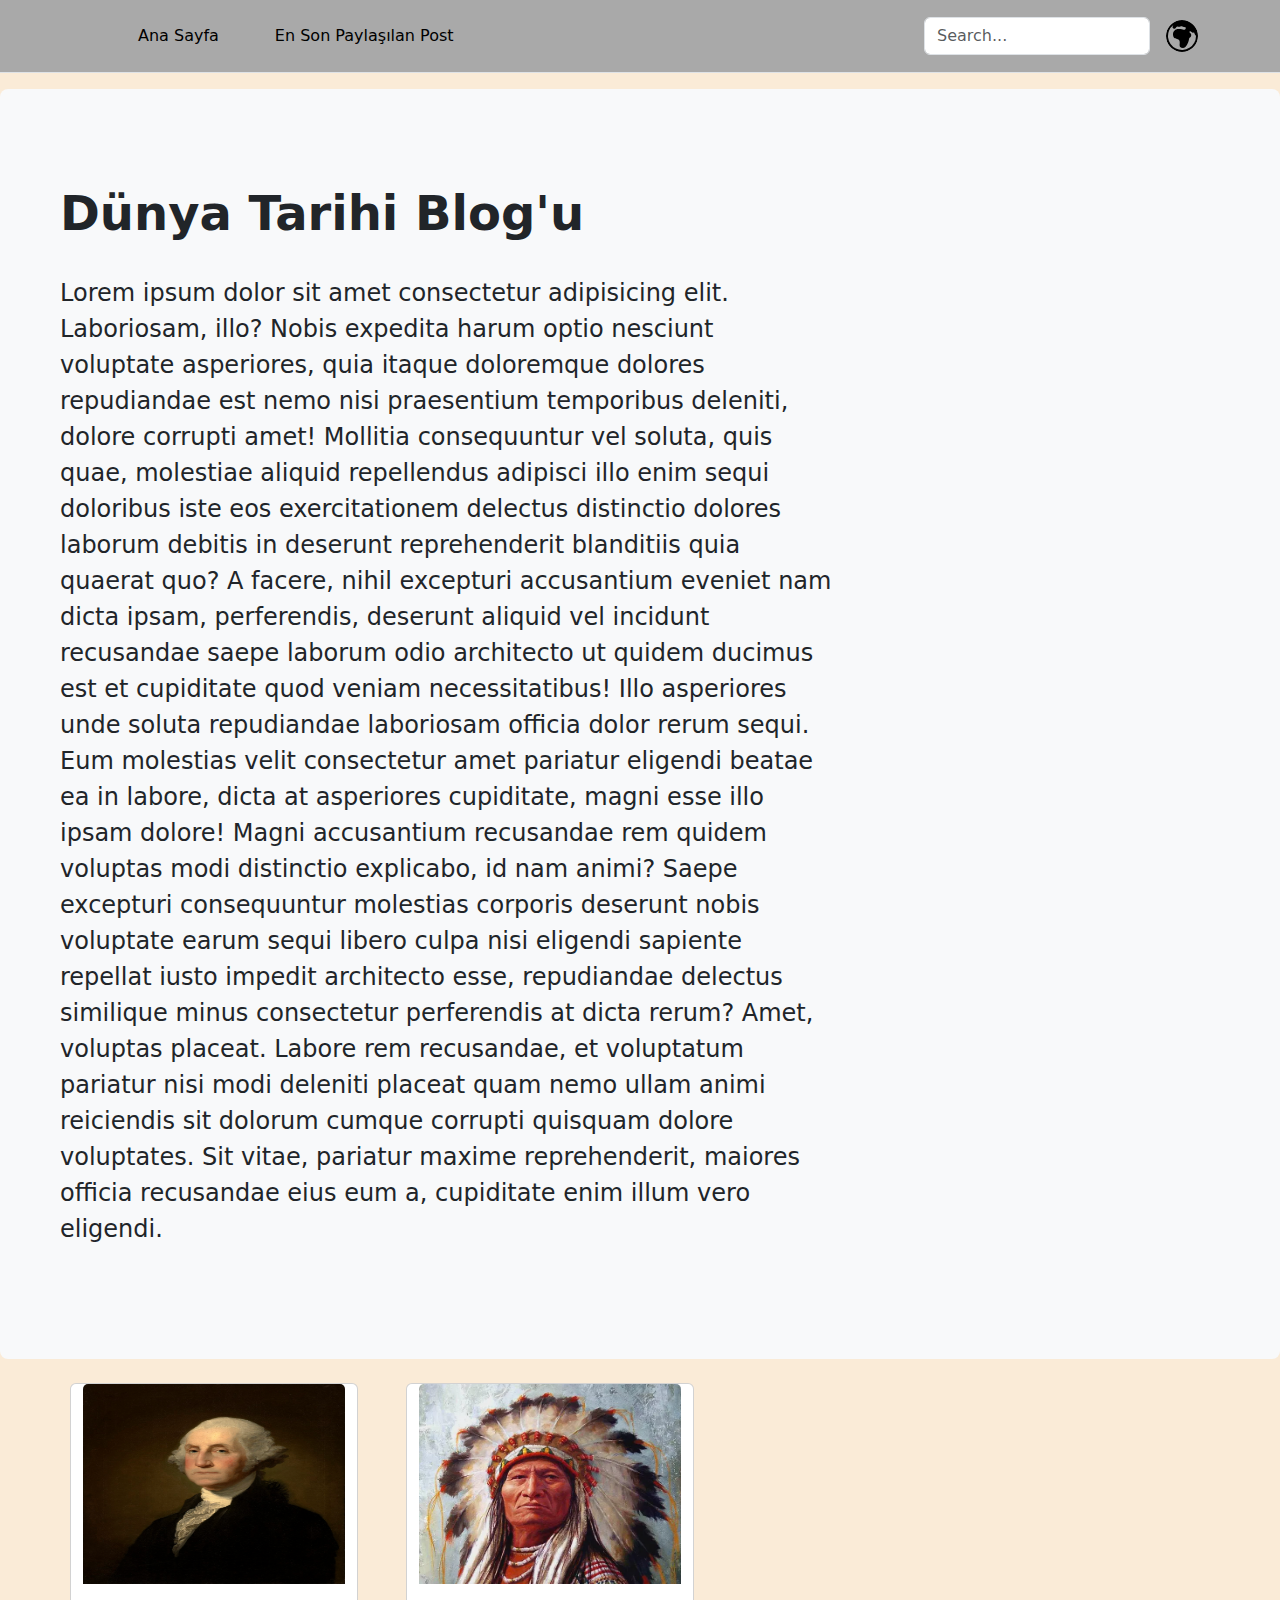
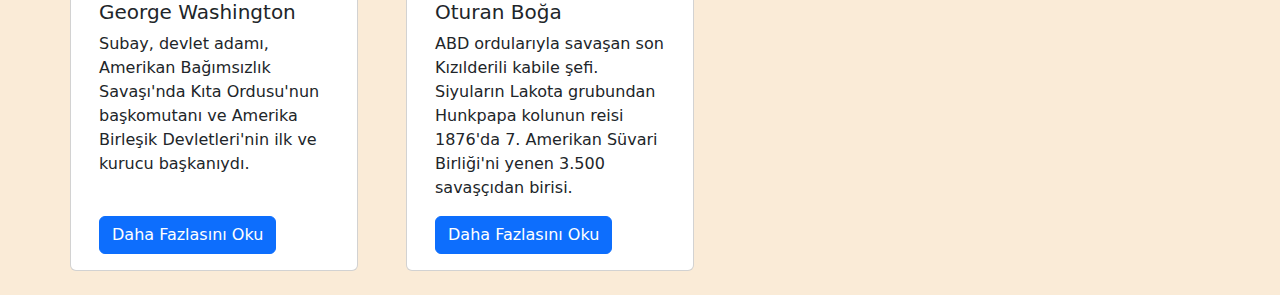
<file: index.html>
<!DOCTYPE html>
<html lang="tr">
<head>
    <meta charset="UTF-8">
    <meta name="viewport" content="width=device-width, initial-scale=1.0">
    <title>Blog Sitesi</title>
    <link href="https://cdn.jsdelivr.net/npm/bootstrap@5.3.3/dist/css/bootstrap.min.css" rel="stylesheet" integrity="sha384-QWTKZyjpPEjISv5WaRU9OFeRpok6YctnYmDr5pNlyT2bRjXh0JMhjY6hW+ALEwIH" crossorigin="anonymous">
    <link rel="stylesheet" href="style.css">
</head>
<body>
    <header class="p-3 mb-3 border-bottom">
        <div class="container">
          <div class="d-flex flex-wrap align-items-center justify-content-center justify-content-lg-start">
            <a href="/" class="d-flex align-items-center mb-2 mb-lg-0 link-body-emphasis text-decoration-none">
              <svg class="bi me-2" width="40" height="32" role="img" aria-label="Bootstrap"><use xlink:href="#bootstrap"></use></svg>
            </a>
    
            <ul class="nav col-12 col-lg-auto me-lg-auto mb-2 justify-content-center mb-md-0">
              <li><a href="index.html" class="nav-link px-2 link-body-emphasis">Ana Sayfa</a></li>
              <li><a href="post1.html" class="nav-link px-5 link-body-emphasis">En Son Paylaşılan Post</a></li>
            </ul>
    
            <form class="col-12 col-lg-auto mb-3 mb-lg-0 me-lg-3" role="search">
              <input type="search" class="form-control" placeholder="Search..." aria-label="Search" spellcheck="false" data-ms-editor="true">
            </form>
    
            <div class="dropdown text-end">
              <a href="./index.html" class="index"aria-expanded="false">
                <img src="./globe-europe-africa.svg" alt="world logo" width="32" height="32" class="rounded-circle">
              </a>
            </div>
          </div>
        </div>
      </header>
      
      <div class="p-5 mb-4 bg-body-tertiary rounded-3">
        <div class="container-fluid py-5">
          <h1 class="display-5 fw-bold">Dünya Tarihi Blog'u</h1>
          <br>
          <p class="col-md-8 fs-4">Lorem ipsum dolor sit amet consectetur adipisicing elit. Laboriosam, illo? Nobis expedita harum optio nesciunt voluptate asperiores, quia itaque doloremque dolores repudiandae est nemo nisi praesentium temporibus deleniti, dolore corrupti amet! Mollitia consequuntur vel soluta, quis quae, molestiae aliquid repellendus adipisci illo enim sequi doloribus iste eos exercitationem delectus distinctio dolores laborum debitis in deserunt reprehenderit blanditiis quia quaerat quo? A facere, nihil excepturi accusantium eveniet nam dicta ipsam, perferendis, deserunt aliquid vel incidunt recusandae saepe laborum odio architecto ut quidem ducimus est et cupiditate quod veniam necessitatibus! Illo asperiores unde soluta repudiandae laboriosam officia dolor rerum sequi. Eum molestias velit consectetur amet pariatur eligendi beatae ea in labore, dicta at asperiores cupiditate, magni esse illo ipsam dolore! Magni accusantium recusandae rem quidem voluptas modi distinctio explicabo, id nam animi? Saepe excepturi consequuntur molestias corporis deserunt nobis voluptate earum sequi libero culpa nisi eligendi sapiente repellat iusto impedit architecto esse, repudiandae delectus similique minus consectetur perferendis at dicta rerum? Amet, voluptas placeat. Labore rem recusandae, et voluptatum pariatur nisi modi deleniti placeat quam nemo ullam animi reiciendis sit dolorum cumque corrupti quisquam dolore voluptates. Sit vitae, pariatur maxime reprehenderit, maiores officia recusandae eius eum a, cupiditate enim illum vero eligendi.</p>
        </div>
      </div>

      <div class="container">
        <div class="row">
          <div class="card col-lg-4 col-sm-12 mb-4 me-5" style="width: 18rem;">
            <img src="./GWashington.jpg" class="card-img-top" alt="George Washington">
            <div class="card-body">
              <h5 class="card-title">George Washington</h5>
              <p class="card-text">Subay, devlet adamı, Amerikan Bağımsızlık Savaşı'nda Kıta Ordusu'nun başkomutanı ve Amerika Birleşik Devletleri'nin ilk ve kurucu başkanıydı.</p>
              <br>
              <a href="./post1.html" class="btn btn-primary">Daha Fazlasını Oku</a>
            </div>
          </div>
    
          <div class="card col-lg-4 col-sm-12 mb-4 me-5" style="width: 18rem;">
            <img src="./Sitting-Bull.webp" class="card-img-top" alt="Oturan Boğa">
            <div class="card-body">
              <h5 class="card-title">Oturan Boğa</h5>
              <p class="card-text">ABD ordularıyla savaşan son Kızılderili kabile şefi. Siyuların Lakota grubundan Hunkpapa kolunun reisi 1876'da 7. Amerikan Süvari Birliği'ni yenen 3.500 savaşçıdan birisi.</p>
              <a href="./post2.html" class="btn btn-primary">Daha Fazlasını Oku</a>
            </div>
          </div>
        </div>
    </div>
    
    <script src="https://cdn.jsdelivr.net/npm/bootstrap@5.3.3/dist/js/bootstrap.bundle.min.js" integrity="sha384-YvpcrYf0tY3lHB60NNkmXc5s9fDVZLESaAA55NDzOxhy9GkcIdslK1eN7N6jIeHz" crossorigin="anonymous"></script>
</body>
</html>
</file>
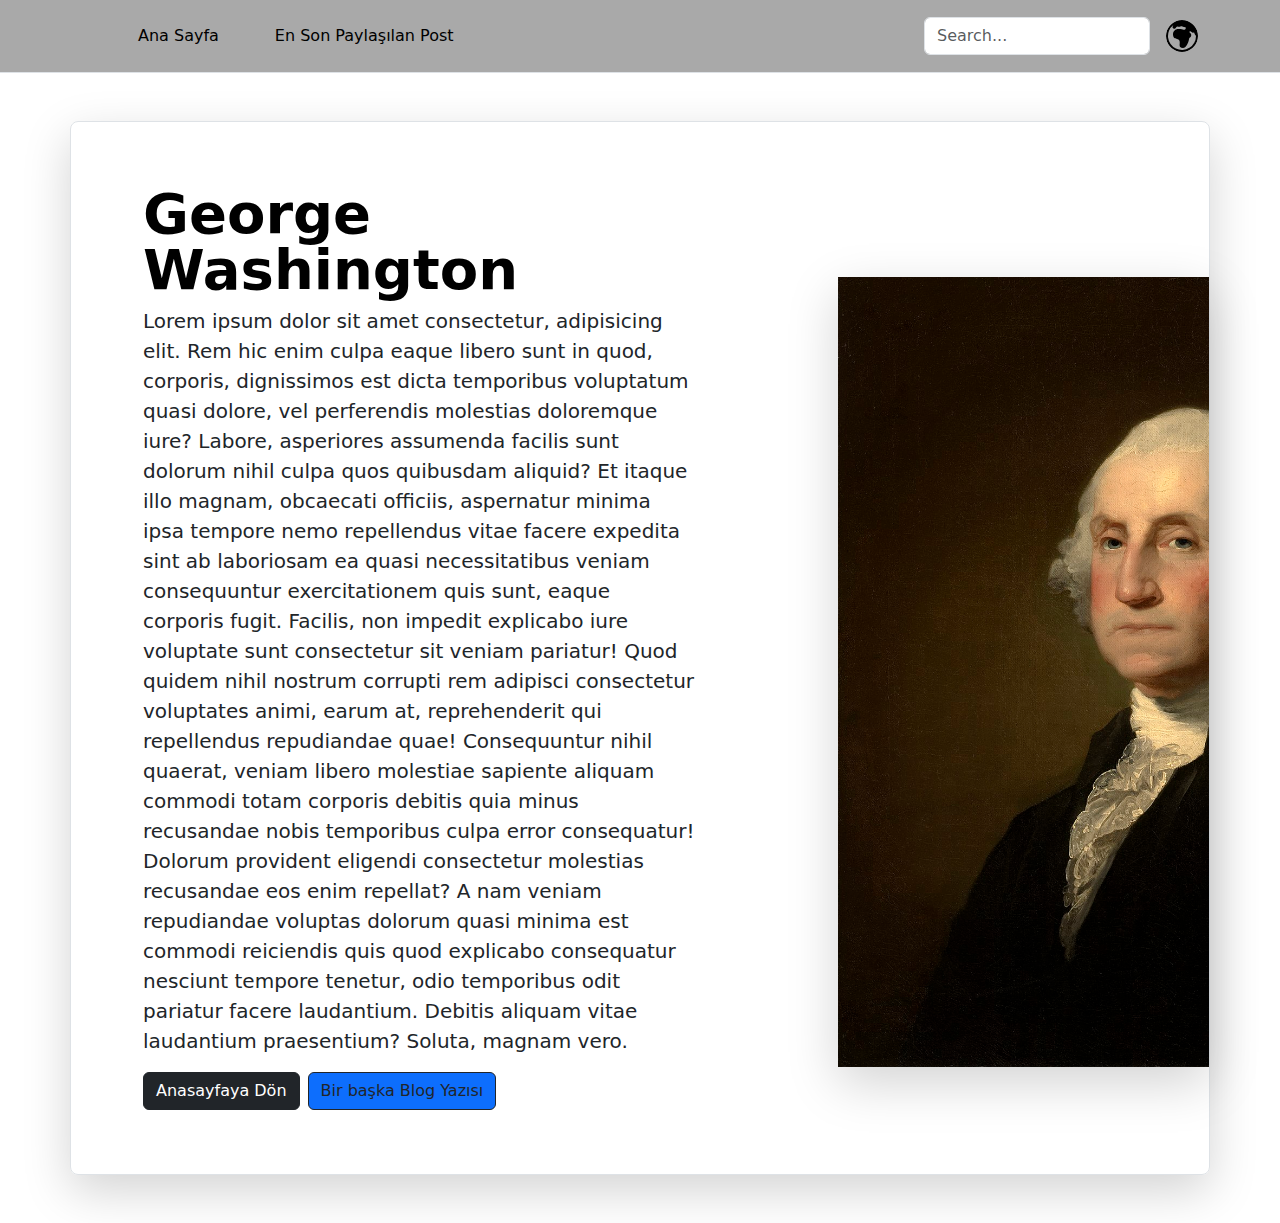
<file: post1.html>
<!DOCTYPE html>
<html lang="tr">
<head>
    <meta charset="UTF-8">
    <meta name="viewport" content="width=device-width, initial-scale=1.0">
    <title>GWashington</title>
    <link rel="stylesheet" href="style.css">
    <link href="https://cdn.jsdelivr.net/npm/bootstrap@5.3.3/dist/css/bootstrap.min.css" rel="stylesheet" integrity="sha384-QWTKZyjpPEjISv5WaRU9OFeRpok6YctnYmDr5pNlyT2bRjXh0JMhjY6hW+ALEwIH" crossorigin="anonymous">
</head>
<body>
    <header class="p-3 mb-3 border-bottom">
        <div class="container">
          <div class="d-flex flex-wrap align-items-center justify-content-center justify-content-lg-start">
            <a href="/" class="d-flex align-items-center mb-2 mb-lg-0 link-body-emphasis text-decoration-none">
              <svg class="bi me-2" width="40" height="32" role="img" aria-label="Bootstrap"><use xlink:href="#bootstrap"></use></svg>
            </a>
    
            <ul class="nav col-12 col-lg-auto me-lg-auto mb-2 justify-content-center mb-md-0">
              <li><a href="index.html" class="nav-link px-2 link-body-emphasis">Ana Sayfa</a></li>
              <li><a href="post1.html" class="nav-link px-5 link-body-emphasis">En Son Paylaşılan Post</a></li>
            </ul>
    
            <form class="col-12 col-lg-auto mb-3 mb-lg-0 me-lg-3" role="search">
              <input type="search" class="form-control" placeholder="Search..." aria-label="Search" spellcheck="false" data-ms-editor="true">
            </form>
    
            <div class="dropdown text-end">
              <a href="./index.html" class="index"aria-expanded="false">
                <img src="./globe-europe-africa.svg" alt="world logo" width="32" height="32" class="rounded-circle">
              </a>
            </div>
          </div>
        </div>
      </header>


      <div class="container my-5">
        <div class="row p-4 pb-0 pe-lg-0 pt-lg-5 align-items-center rounded-3 border shadow-lg">
          <div class="col-lg-7 p-3 p-lg-5 pt-lg-3">
            <h1 class="display-4 fw-bold lh-1 text-body-emphasis">George Washington</h1>
            <p class="lead">Lorem ipsum dolor sit amet consectetur, adipisicing elit. Rem hic enim culpa eaque libero sunt in quod, corporis, dignissimos est dicta temporibus voluptatum quasi dolore, vel perferendis molestias doloremque iure? Labore, asperiores assumenda facilis sunt dolorum nihil culpa quos quibusdam aliquid? Et itaque illo magnam, obcaecati officiis, aspernatur minima ipsa tempore nemo repellendus vitae facere expedita sint ab laboriosam ea quasi necessitatibus veniam consequuntur exercitationem quis sunt, eaque corporis fugit. Facilis, non impedit explicabo iure voluptate sunt consectetur sit veniam pariatur! Quod quidem nihil nostrum corrupti rem adipisci consectetur voluptates animi, earum at, reprehenderit qui repellendus repudiandae quae! Consequuntur nihil quaerat, veniam libero molestiae sapiente aliquam commodi totam corporis debitis quia minus recusandae nobis temporibus culpa error consequatur! Dolorum provident eligendi consectetur molestias recusandae eos enim repellat? A nam veniam repudiandae voluptas dolorum quasi minima est commodi reiciendis quis quod explicabo consequatur nesciunt tempore tenetur, odio temporibus odit pariatur facere laudantium. Debitis aliquam vitae laudantium praesentium? Soluta, magnam vero.
            </p>
            <div class="d-grid gap-2 d-md-flex justify-content-md-start mb-4 mb-lg-3">
                <a href="./index.html" class="btn btn-primary btn-dark" role="button">Anasayfaya Dön</a>

                <a href="./post2.html" class="btn btn-primary btn-outline-dark" role="button">Bir başka Blog Yazısı</a>
            </div>
          </div>
          <div class="col-lg-4 offset-lg-1 p-0 overflow-hidden shadow-lg">
              <img class="rounded-lg-3" src="./GWashington.jpg" alt="George Washington" width="650">
          </div>
        </div>
      </div>


      <script src="https://cdn.jsdelivr.net/npm/bootstrap@5.3.3/dist/js/bootstrap.bundle.min.js" integrity="sha384-YvpcrYf0tY3lHB60NNkmXc5s9fDVZLESaAA55NDzOxhy9GkcIdslK1eN7N6jIeHz" crossorigin="anonymous"></script>
</body>
</html>
</file>
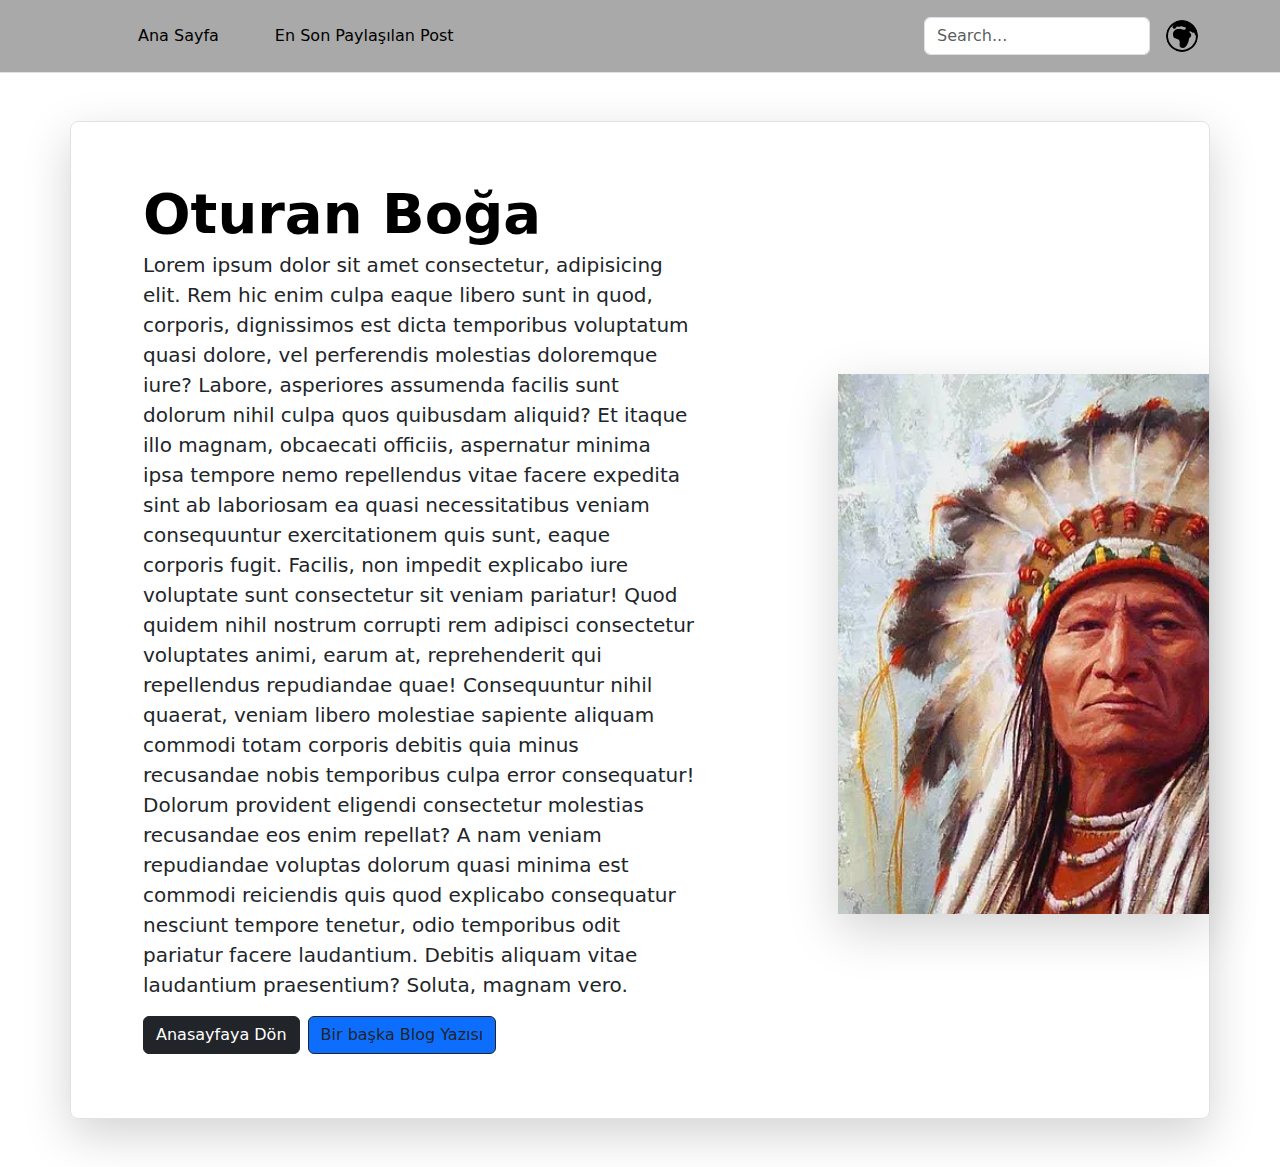
<file: post2.html>
<!DOCTYPE html>
<html lang="tr">
<head>
    <meta charset="UTF-8">
    <meta name="viewport" content="width=device-width, initial-scale=1.0">
    <title>GWashington</title>
    <link rel="stylesheet" href="style.css">
    <link href="https://cdn.jsdelivr.net/npm/bootstrap@5.3.3/dist/css/bootstrap.min.css" rel="stylesheet" integrity="sha384-QWTKZyjpPEjISv5WaRU9OFeRpok6YctnYmDr5pNlyT2bRjXh0JMhjY6hW+ALEwIH" crossorigin="anonymous">
</head>
<body>
    <header class="p-3 mb-3 border-bottom">
        <div class="container">
          <div class="d-flex flex-wrap align-items-center justify-content-center justify-content-lg-start">
            <a href="/" class="d-flex align-items-center mb-2 mb-lg-0 link-body-emphasis text-decoration-none">
              <svg class="bi me-2" width="40" height="32" role="img" aria-label="Bootstrap"><use xlink:href="#bootstrap"></use></svg>
            </a>
    
            <ul class="nav col-12 col-lg-auto me-lg-auto mb-2 justify-content-center mb-md-0">
              <li><a href="index.html" class="nav-link px-2 link-body-emphasis">Ana Sayfa</a></li>
              <li><a href="post1.html" class="nav-link px-5 link-body-emphasis">En Son Paylaşılan Post</a></li>
            </ul>
    
            <form class="col-12 col-lg-auto mb-3 mb-lg-0 me-lg-3" role="search">
              <input type="search" class="form-control" placeholder="Search..." aria-label="Search" spellcheck="false" data-ms-editor="true">
            </form>
    
            <div class="dropdown text-end">
              <a href="./index.html" class="index"aria-expanded="false">
                <img src="./globe-europe-africa.svg" alt="world logo" width="32" height="32" class="rounded-circle">
              </a>
            </div>
          </div>
        </div>
      </header>


      <div class="container my-5">
        <div class="row p-4 pb-0 pe-lg-0 pt-lg-5 align-items-center rounded-3 border shadow-lg">
          <div class="col-lg-7 p-3 p-lg-5 pt-lg-3">
            <h1 class="display-4 fw-bold lh-1 text-body-emphasis">Oturan Boğa</h1>
            <p class="lead">Lorem ipsum dolor sit amet consectetur, adipisicing elit. Rem hic enim culpa eaque libero sunt in quod, corporis, dignissimos est dicta temporibus voluptatum quasi dolore, vel perferendis molestias doloremque iure? Labore, asperiores assumenda facilis sunt dolorum nihil culpa quos quibusdam aliquid? Et itaque illo magnam, obcaecati officiis, aspernatur minima ipsa tempore nemo repellendus vitae facere expedita sint ab laboriosam ea quasi necessitatibus veniam consequuntur exercitationem quis sunt, eaque corporis fugit. Facilis, non impedit explicabo iure voluptate sunt consectetur sit veniam pariatur! Quod quidem nihil nostrum corrupti rem adipisci consectetur voluptates animi, earum at, reprehenderit qui repellendus repudiandae quae! Consequuntur nihil quaerat, veniam libero molestiae sapiente aliquam commodi totam corporis debitis quia minus recusandae nobis temporibus culpa error consequatur! Dolorum provident eligendi consectetur molestias recusandae eos enim repellat? A nam veniam repudiandae voluptas dolorum quasi minima est commodi reiciendis quis quod explicabo consequatur nesciunt tempore tenetur, odio temporibus odit pariatur facere laudantium. Debitis aliquam vitae laudantium praesentium? Soluta, magnam vero.
            </p>
            <div class="d-grid gap-2 d-md-flex justify-content-md-start mb-4 mb-lg-3">
                <a href="./index.html" class="btn btn-primary btn-dark" role="button">Anasayfaya Dön</a>

                <a href="./post1.html" class="btn btn-primary btn-outline-dark" role="button">Bir başka Blog Yazısı</a>
            </div>
          </div>
          <div class="col-lg-4 offset-lg-1 p-0 overflow-hidden shadow-lg">
              <img class="rounded-lg-3" src="./Sitting-Bull.webp" alt="Oturan Boğa" width="650">
          </div>
        </div>
      </div>


      <script src="https://cdn.jsdelivr.net/npm/bootstrap@5.3.3/dist/js/bootstrap.bundle.min.js" integrity="sha384-YvpcrYf0tY3lHB60NNkmXc5s9fDVZLESaAA55NDzOxhy9GkcIdslK1eN7N6jIeHz" crossorigin="anonymous"></script>
</body>
</html>
</file>
<file: style.css>
.border-bottom{
    background-color: darkgrey;
}
.card-img-top
{
    height: 200px;
}
body {
    background-color: antiquewhite;
}
.bg-body-tertiary{
    background-color: antiquewhite;
}
</file>
